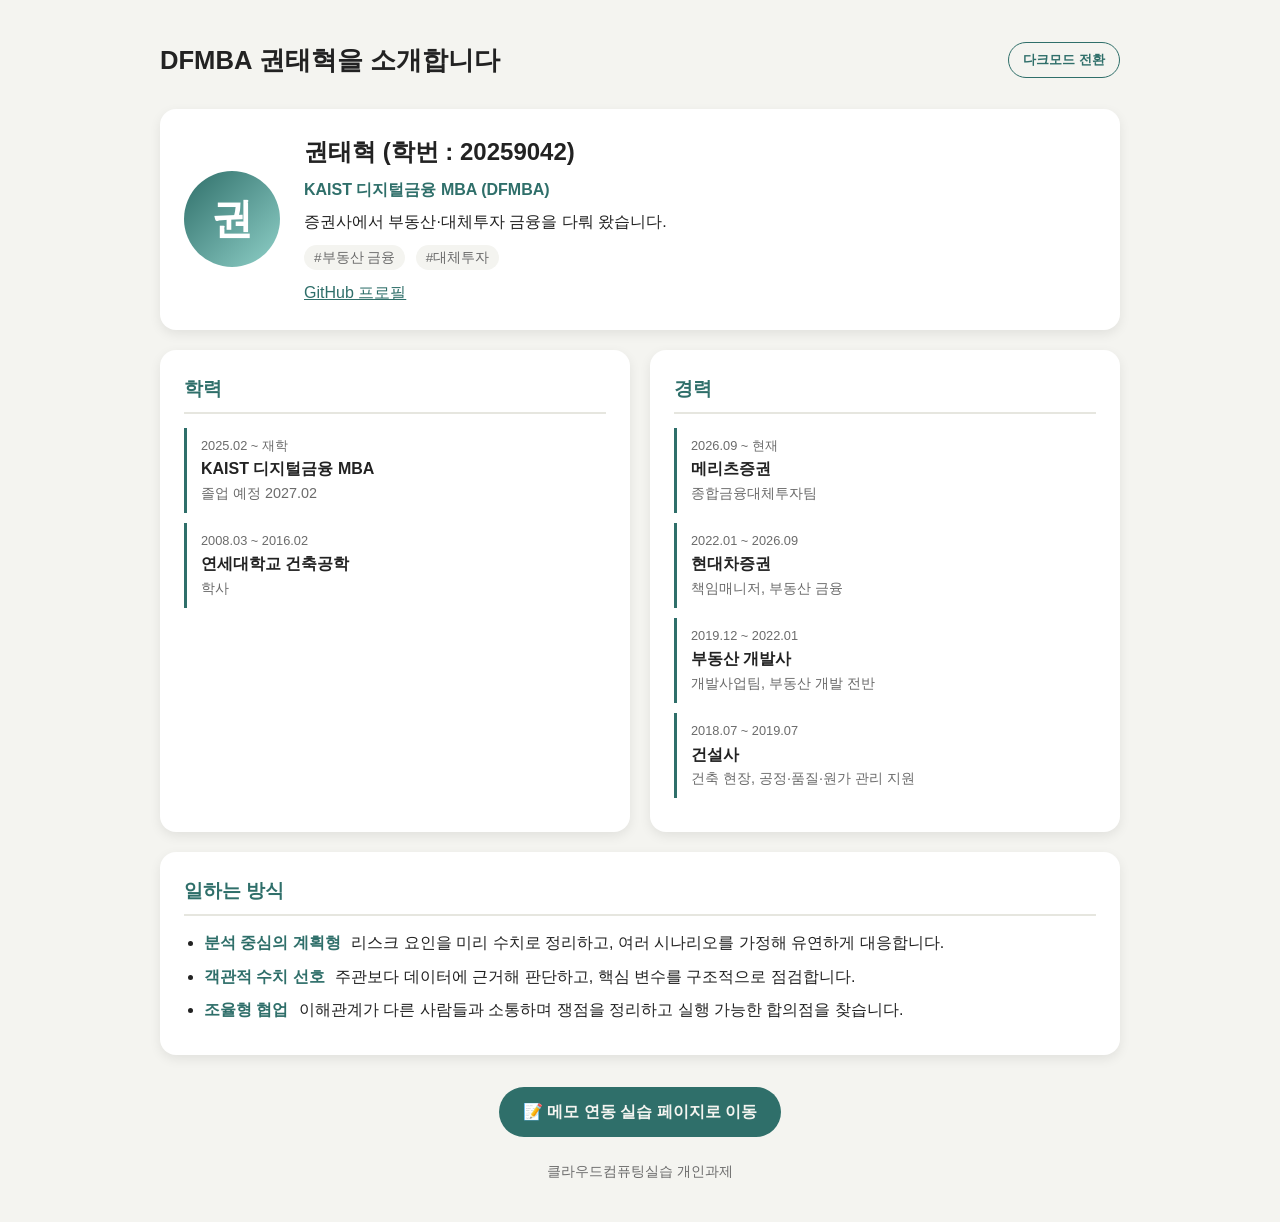
<file: public/intro.html>
<!DOCTYPE html>
<html lang="ko">
<head>
  <meta charset="UTF-8">
  <meta name="viewport" content="width=device-width, initial-scale=1.0">
  <title>DFMBA 권태혁 소개</title>
  <link rel="stylesheet" href="intro.css">
</head>
<body>

<!-- header: 제목과 다크모드 버튼 -->
<header>
  <h1>DFMBA 권태혁을 소개합니다</h1>
  <button id="theme-btn">다크모드 전환</button>
</header>

<!-- main에 cards 이름표를 붙인다. CSS가 이 이름으로 카드들을 배치한다 -->
<main class="cards">

  <!-- article: 독립적으로 의미 있는 '카드 하나' -->
  <article class="card profile">
    <div class="avatar">권</div>
    <div class="profile-text">
      <h2>권태혁 (학번 : 20259042)</h2>
      <p class="role">KAIST 디지털금융 MBA (DFMBA)</p>
      <p>증권사에서 부동산·대체투자 금융을 다뤄 왔습니다.</p>
      <p class="tags">
        <span>#부동산 금융</span>
        <span>#대체투자</span>
      </p>
      <a href="https://github.com/TaHHyy" target="_blank" rel="noopener">GitHub 프로필</a>
    </div>
  </article>

  <article class="card">
    <h3>학력</h3>
    <ul class="timeline">
      <li>
        <span class="period">2025.02 ~ 재학</span>
        <strong>KAIST 디지털금융 MBA</strong>
        <span class="desc">졸업 예정 2027.02</span>
      </li>
      <li>
        <span class="period">2008.03 ~ 2016.02</span>
        <strong>연세대학교 건축공학</strong>
        <span class="desc">학사</span>
      </li>
    </ul>
  </article>

  <article class="card">
    <h3>경력</h3>
    <ul class="timeline">
      <li>
        <span class="period">2026.09 ~ 현재</span>
        <strong>메리츠증권</strong>
        <span class="desc">종합금융대체투자팀</span>
      </li>
      <li>
        <span class="period">2022.01 ~ 2026.09</span>
        <strong>현대차증권</strong>
        <span class="desc">책임매니저, 부동산 금융</span>
      </li>
      <li>
        <span class="period">2019.12 ~ 2022.01</span>
        <strong>부동산 개발사</strong>
        <span class="desc">개발사업팀, 부동산 개발 전반</span>
      </li>
      <li>
        <span class="period">2018.07 ~ 2019.07</span>
        <strong>건설사</strong>
        <span class="desc">건축 현장, 공정·품질·원가 관리 지원</span>
      </li>
    </ul>
  </article>

  <article class="card wide">
    <h3>일하는 방식</h3>
    <ul class="traits">
      <li><strong>분석 중심의 계획형</strong> 리스크 요인을 미리 수치로 정리하고, 여러 시나리오를 가정해 유연하게 대응합니다.</li>
      <li><strong>객관적 수치 선호</strong> 주관보다 데이터에 근거해 판단하고, 핵심 변수를 구조적으로 점검합니다.</li>
      <li><strong>조율형 협업</strong> 이해관계가 다른 사람들과 소통하며 쟁점을 정리하고 실행 가능한 합의점을 찾습니다.</li>
    </ul>
  </article>
</main>

<!-- 연동 실습 페이지(메모장)로 가는 링크: 사이트 첫 화면(/)이 메모장이다 -->
<div class="go">
  <a class="btn" href="/">📝 메모 연동 실습 페이지로 이동</a>
</div>

<footer>
  클라우드컴퓨팅실습 개인과제
</footer>

<script src="intro.js"></script>
</body>
</html>
</file>
<file: public/intro.css>
* { box-sizing: border-box; margin: 0; }

/* 색을 변수로 모아 두면 다크모드에서 값만 바꾸면 된다 */
:root {
  --brand: #2f6f6a;
  --bg: #f4f4f0;
  --card: #ffffff;
  --text: #222222;
  --muted: #6b6b6b;
  --line: #e6e6df;
}

body {
  font-family: sans-serif;
  background: var(--bg);
  color: var(--text);
  line-height: 1.6;
  word-break: keep-all;      /* 한글이 단어 중간에서 끊기지 않게 */
  padding: 40px 20px;
  transition: background 0.2s, color 0.2s;
}

/* 다크모드: body에 dark 클래스가 붙으면 변수 값이 바뀐다 */
body.dark {
  --brand: #6cc0b8;
  --bg: #1a1a1a;
  --card: #2b2b2b;
  --text: #eeeeee;
  --muted: #a8a8a8;
  --line: #3a3a3a;
}

header {
  max-width: 960px;
  margin: 0 auto 28px;
  display: flex;
  align-items: center;
  justify-content: space-between;
  gap: 12px;
  flex-wrap: wrap;
}

h1 { font-size: 1.6rem; }

#theme-btn {
  padding: 8px 14px;
  border: 1px solid var(--brand);
  border-radius: 999px;
  background: transparent;
  color: var(--brand);
  font-weight: bold;
  cursor: pointer;
}
#theme-btn:hover { background: var(--brand); color: var(--bg); }

.cards {                    /* 카드들을 감쌀 컨테이너 */
  max-width: 960px;
  margin: 0 auto;
  display: flex;
  gap: 20px;
  flex-wrap: wrap;
}

.card {
  background: var(--card);
  border-radius: 16px;
  padding: 24px;
  flex: 1 1 320px;
  box-shadow: 0 4px 12px rgba(0,0,0,0.08);   /* 그림자로 떠 보이게 */
  transition: transform 0.2s;                /* 부드러운 움직임 */
}
.card:hover { transform: translateY(-6px); } /* 마우스를 올리면 살짝 떠오름 */

.card h3 {
  color: var(--brand);
  margin-bottom: 14px;
  padding-bottom: 8px;
  border-bottom: 2px solid var(--line);
}

/* 프로필 카드와 '일하는 방식' 카드는 한 줄을 다 쓴다 */
.profile, .wide { flex-basis: 100%; }

.profile { display: flex; gap: 24px; align-items: center; flex-wrap: wrap; }

.avatar {                   /* 사진 대신 성(姓)으로 만든 원형 프로필 */
  width: 96px;
  height: 96px;
  border-radius: 50%;
  background: linear-gradient(135deg, var(--brand), #8fd0c8);
  color: #fff;
  font-size: 2.6rem;
  font-weight: bold;
  display: flex;
  align-items: center;
  justify-content: center;
  flex-shrink: 0;
}

.profile-text { flex: 1 1 320px; }
.profile-text p { margin: 6px 0; }
.role { color: var(--brand); font-weight: bold; }

.tags span {
  display: inline-block;
  margin: 4px 6px 4px 0;
  padding: 2px 10px;
  border-radius: 999px;
  background: var(--bg);
  color: var(--muted);
  font-size: 0.85rem;
}

a { color: var(--brand); }

/* 학력·경력: 기간 / 이름 / 설명을 세로로 쌓는다 */
.timeline { list-style: none; padding: 0; }
.timeline li {
  padding: 8px 0 8px 14px;
  border-left: 3px solid var(--brand);
  margin-bottom: 10px;
  display: flex;
  flex-direction: column;
}
.period { font-size: 0.8rem; color: var(--muted); }
.desc { font-size: 0.9rem; color: var(--muted); }

.traits { padding-left: 20px; }
.traits li { margin-bottom: 8px; }
.traits strong { color: var(--brand); margin-right: 6px; }

.go { text-align: center; margin: 32px 0 8px; }
.btn {
  display: inline-block;
  padding: 12px 24px;
  border-radius: 999px;
  background: var(--brand);
  color: var(--bg);
  font-weight: bold;
  text-decoration: none;
  transition: transform 0.2s;
}
.btn:hover { transform: translateY(-3px); }

footer {
  text-align: center;
  color: var(--muted);
  font-size: 0.85rem;
  margin-top: 24px;
}
</file>
